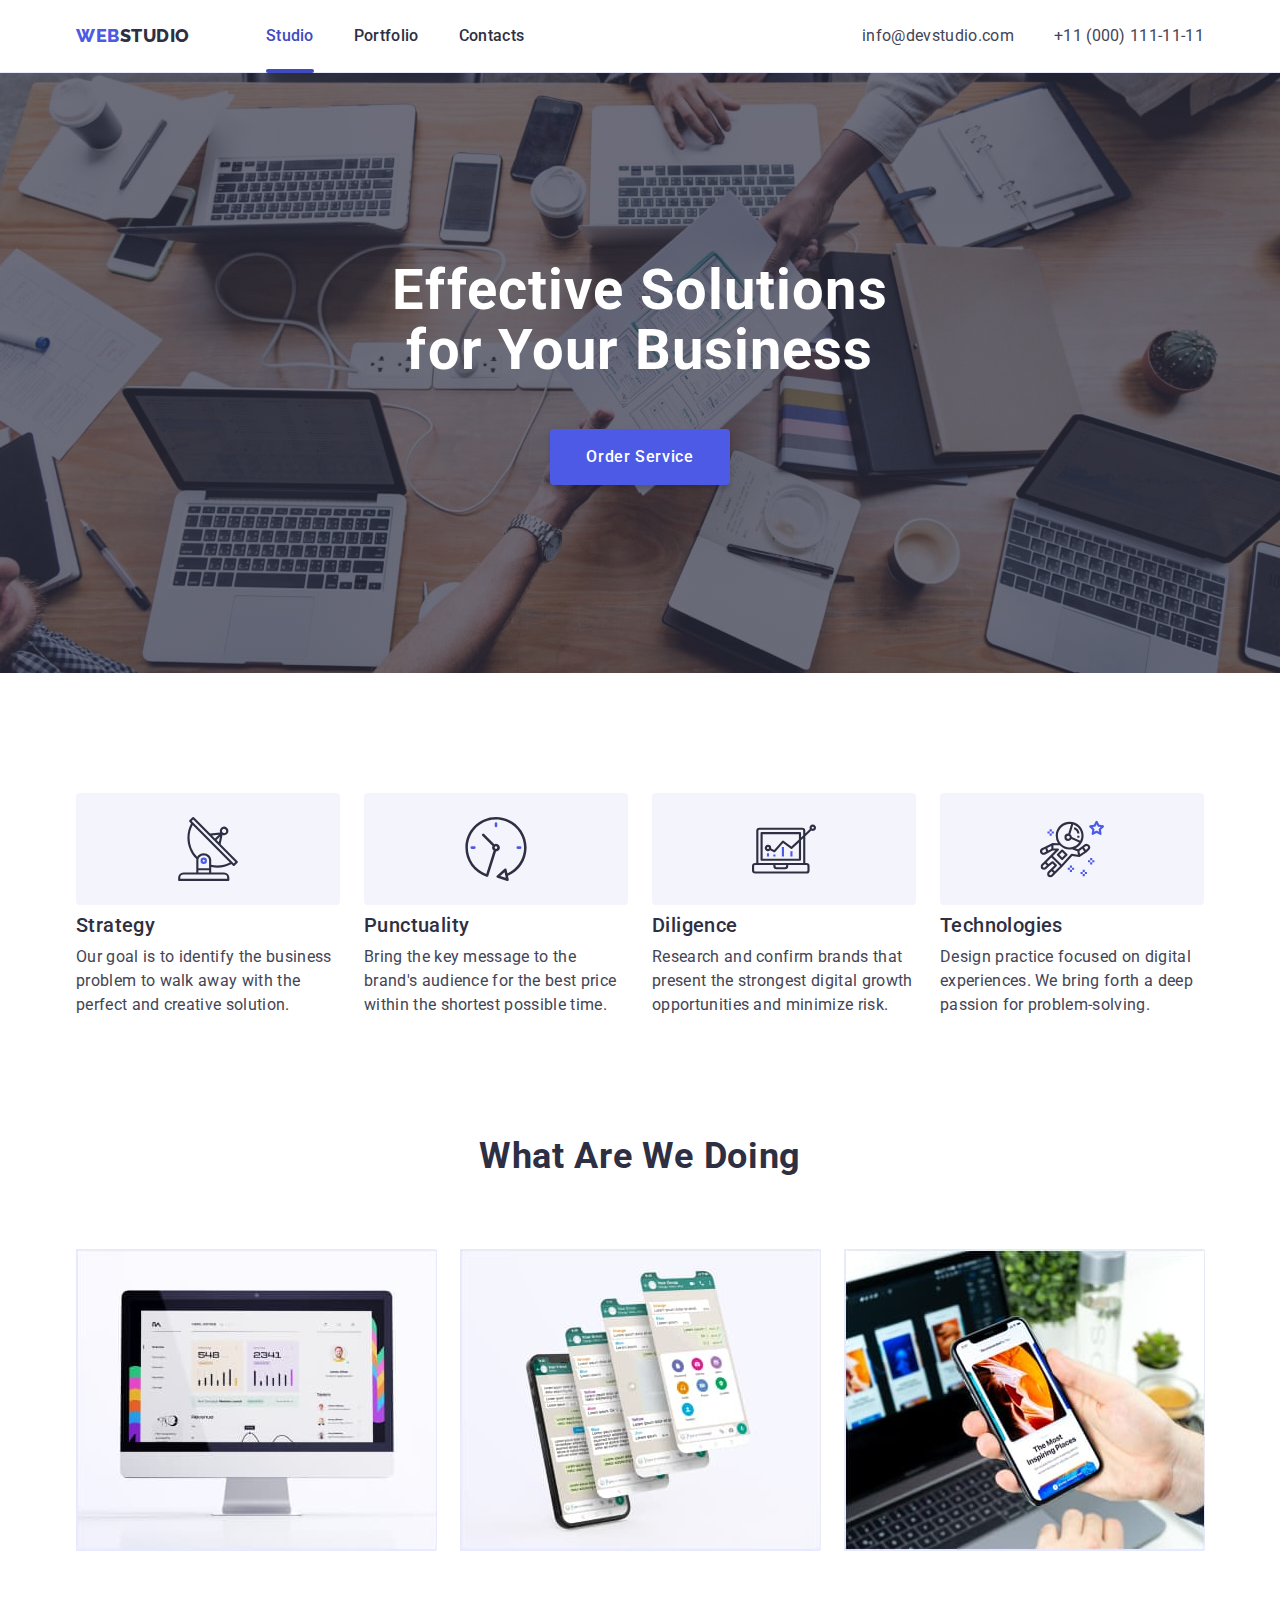
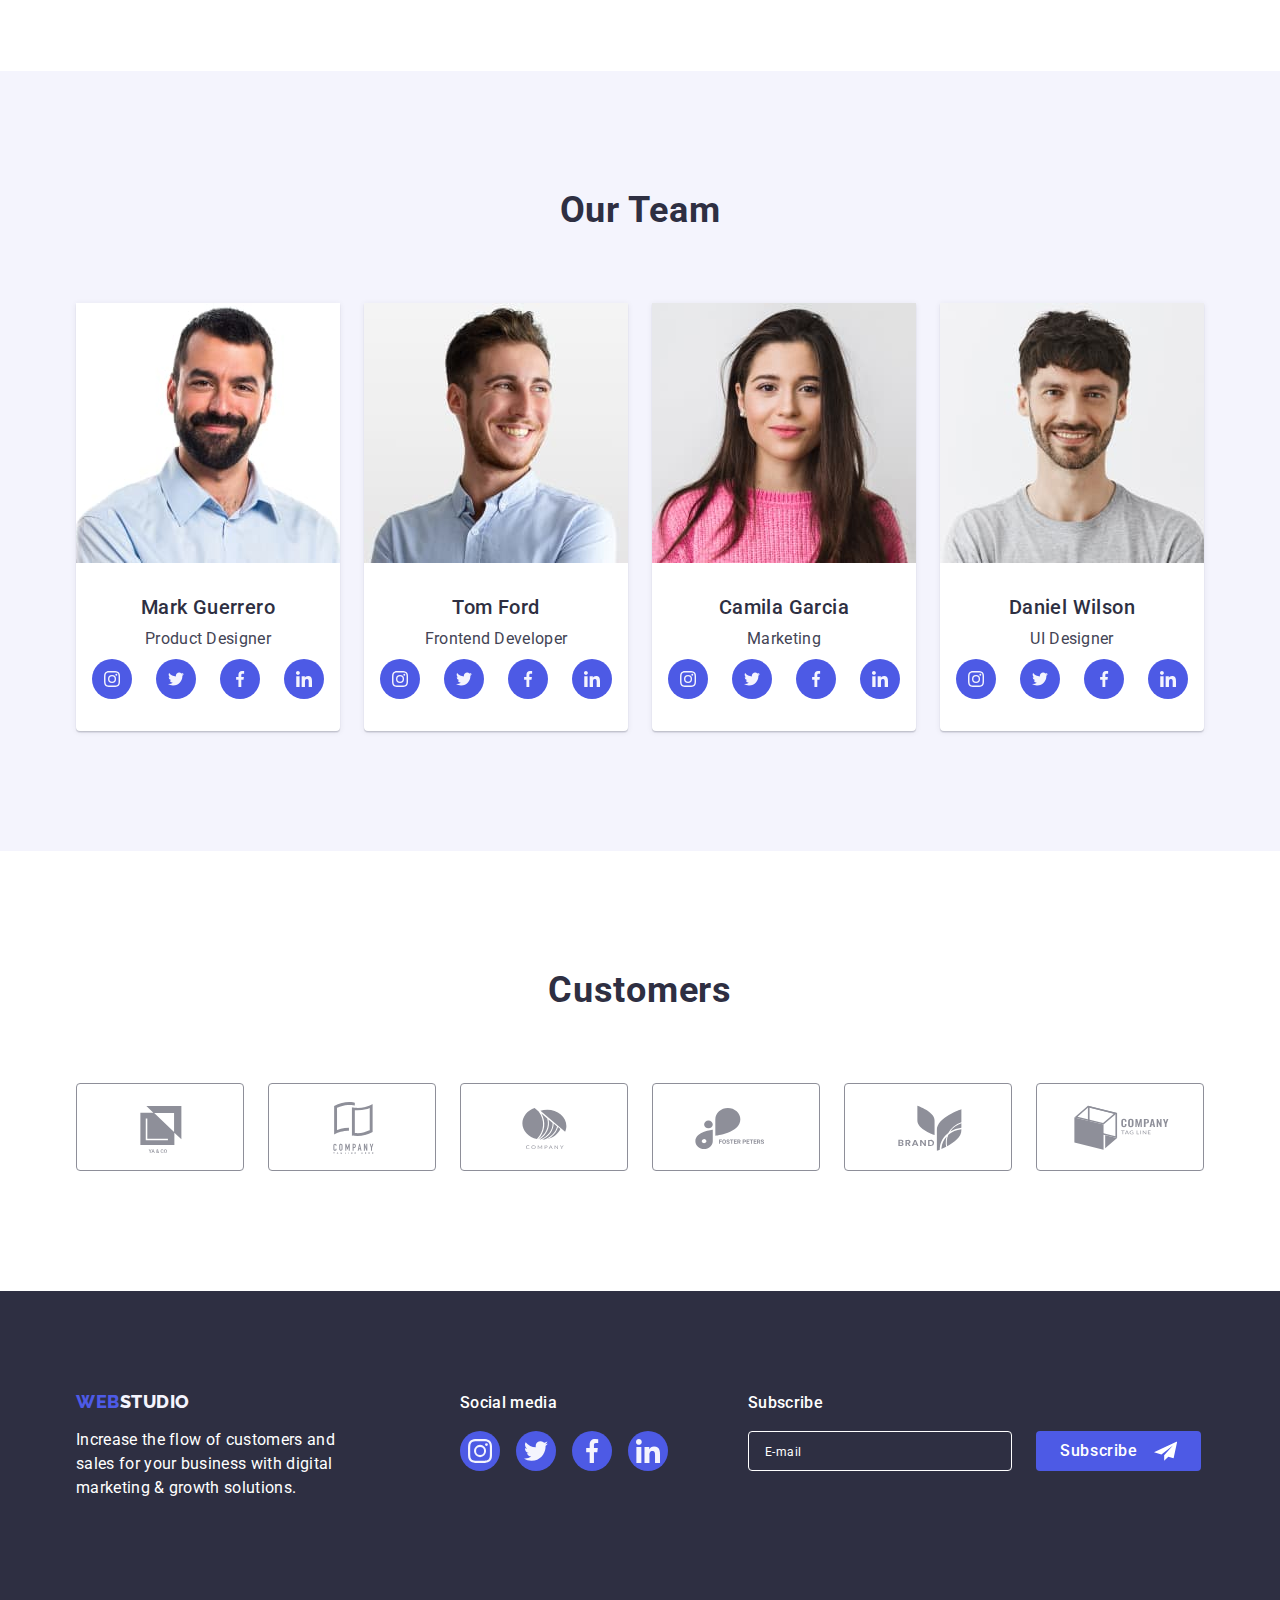
<file: index.html>
<!DOCTYPE html>
<html lang="en">
  <head>
    <meta charset="UTF-8" />
    <meta http-equiv="X-UA-Compatible" content="IE=edge" />
    <meta name="viewport" content="width=device-width, initial-scale=1.0" />
    <title>Document</title>
    <!-- модерн нормалайз для скидання деяких властивостей -->
    <link
      href="https://cdnjs.cloudflare.com/ajax/libs/modern-normalize/1.1.0/modern-normalize.min.css"
      rel="stylesheet"
    />
    <link rel="preconnect" href="https://fonts.googleapis.com" />
    <link rel="preconnect" href="https://fonts.gstatic.com" crossorigin />
    <link
      href="https://fonts.googleapis.com/css2?family=Raleway:wght@800&family=Roboto:wght@400;500;700;900&display=swap"
      rel="stylesheet"
    />
    <link rel="stylesheet" href="./css/styles.css" />
  </head>
  <body>
    <!-- Header -->

    <header class="page-header">
      <div class="container nav-auth">
        <nav class="nav-auth">
          <a href="./index.html" class="logo link">
            Web<span class="logosp">Studio</span></a
          >
          <ul class="site-nav list">
            <li class="item">
              <a href="./index.html" class="navigation current link">Studio</a>
            </li>

            <li class="item">
              <a href="./portfolio.html" class="navigation link">Portfolio</a>
            </li>
            <li class="item">
              <a href="" class="navigation link">Contacts</a>
            </li>
          </ul>
        </nav>
        <address class="nav-auth add">
          <ul class="auth-nav list">
            <li class="item">
              <a href="mailto:info@devstudio.com" class="auth link"
                >info@devstudio.com</a
              >
            </li>
            <li class="item">
              <a href="tel:+110001111111" class="auth link"
                >+11 (000) 111-11-11</a
              >
            </li>
          </ul>
        </address>
      </div>
    </header>
    <!-- Main-сontent  -->
    <main>
      <!-- section1 -->
      <section class="hero">
        <div class="container">
          <h1 class="hero-name">
            Effective Solutions <br />
            for Your Business
          </h1>

          <button type="button" class="hero-button" data-modal-open>
            Order Service
          </button>
          <!--  -->
          <!-- <div class="backdrop is-hidden" data-modal>
            <div class="modal">
              <button type="button" class="button-window" data-modal-close>
                <svg class="icon-button-close" width="8" height="8">
                  <use href="./images/icons.svg#close"></use>
                </svg>
              </button>
            </div>
          </div> -->
          <!--  -->
        </div>
      </section>
      <!-- section2 -->

      <section class="section">
        <div class="container">
          <h2 class="h-hidden visually-hidden">A combination of all aspects</h2>
          <ul class="list-section-two list">
            <li class="list-combination item">
              <div class="icon-bg">
                <svg class="" width="64" height="64">
                  <use href="./images/icons.svg#antenna"></use>
                </svg>
              </div>
              <h3 class="list-title">Strategy</h3>
              <p class="list-paragraph">
                Our goal is to identify the business problem to walk away with
                the perfect and creative solution.
              </p>
            </li>
            <li class="list-combination item">
              <div class="icon-bg">
                <svg class="" width="64" height="64">
                  <use href="./images/icons.svg#clock"></use>
                </svg>
              </div>
              <h3 class="list-title">Punctuality</h3>
              <p class="list-paragraph">
                Bring the key message to the brand's audience for the best price
                within the shortest possible time.
              </p>
            </li>
            <li class="list-combination item">
              <div class="icon-bg">
                <svg class="" width="64" height="64">
                  <use href="./images/icons.svg#diagram"></use>
                </svg>
              </div>
              <h3 class="list-title">Diligence</h3>
              <p class="list-paragraph">
                Research and confirm brands that present the strongest digital
                growth opportunities and minimize risk.
              </p>
            </li>
            <li class="list-combination item">
              <div class="icon-bg">
                <svg class="" width="64" height="64">
                  <use href="./images/icons.svg#astronaut"></use>
                </svg>
              </div>
              <h3 class="list-title">Technologies</h3>
              <p class="list-paragraph">
                Design practice focused on digital experiences. We bring forth a
                deep passion for problem-solving.
              </p>
            </li>
          </ul>
        </div>
      </section>
      <!-- section3 -->

      <section class="section aboutus">
        <div class="container">
          <h2 class="aboutus-name">What are we doing</h2>
          <ul class="list-card list">
            <li class="list-lists item">
              <img
                class="image"
                src="./images/doing/pg1.jpg"
                alt="statistics"
                width="360"
                height="300"
              />
            </li>
            <li class="list-lists item">
              <img
                class="image"
                src="./images/doing/pg2.jpg"
                alt="displaying sections"
                width="360"
                height="300"
              />
            </li>
            <li class="list-lists item">
              <img
                class="image"
                src="./images/doing/pg3.jpg"
                alt="smartphone"
                width="360"
                height="300"
              />
            </li>
          </ul>
        </div>
      </section>
      <!-- section4 -->
      <section class="section team">
        <div class="container">
          <h2 class="team-our">Our Team</h2>
          <ul class="list-people list">
            <li class="team-list">
              <img
                class="image"
                src="./images/our_team/people1.jpg"
                alt="Mark"
                width="264"
                height="260"
              />
              <div class="data">
                <h3 class="team-name">Mark Guerrero</h3>
                <p class="team-paragraph">Product Designer</p>
                <ul class="social-list list">
                  <li class="list-icon">
                    <a href="" class="link-icon link">
                      <svg class="social-icon" width="16" height="16">
                        <use
                          class="icona"
                          href="./images/icons.svg#instagram"
                        ></use>
                      </svg>
                    </a>
                  </li>
                  <li class="list-icon">
                    <a href="" class="link-icon link">
                      <svg class="social-icon" width="16" height="16">
                        <use
                          class="icona"
                          href="./images/icons.svg#twitter"
                        ></use>
                      </svg>
                    </a>
                  </li>
                  <li class="list-icon">
                    <a href="" class="link-icon link">
                      <svg class="social-icon" width="16" height="16">
                        <use
                          class="icona"
                          href="./images/icons.svg#facebook"
                        ></use>
                      </svg>
                    </a>
                  </li>
                  <li class="list-icon">
                    <a href="" class="link-icon link">
                      <svg class="social-icon" width="16" height="16">
                        <use
                          class="icona"
                          href="./images/icons.svg#linkedin"
                        ></use>
                      </svg>
                    </a>
                  </li>
                </ul>
              </div>
            </li>
            <li class="team-list">
              <img
                class="image"
                src="./images/our_team/people2.jpg"
                alt="Tom"
                width="264"
                height="260"
              />
              <div class="data">
                <h3 class="team-name">Tom Ford</h3>
                <p class="team-paragraph">Frontend Developer</p>
                <ul class="social-list list">
                  <li>
                    <a href="" class="link-icon link">
                      <svg class="social-icon" width="16" height="16">
                        <use
                          class="icona"
                          href="./images/icons.svg#instagram"
                        ></use>
                      </svg>
                    </a>
                  </li>
                  <li>
                    <a href="" class="link-icon link">
                      <svg class="social-icon" width="16" height="16">
                        <use
                          class="icona"
                          href="./images/icons.svg#twitter"
                        ></use>
                      </svg>
                    </a>
                  </li>
                  <li>
                    <a href="" class="link-icon link">
                      <svg class="social-icon" width="16" height="16">
                        <use
                          class="icona"
                          href="./images/icons.svg#facebook"
                        ></use>
                      </svg>
                    </a>
                  </li>
                  <li>
                    <a href="" class="link-icon link">
                      <svg class="social-icon" width="16" height="16">
                        <use
                          class="icona"
                          href="./images/icons.svg#linkedin"
                        ></use>
                      </svg>
                    </a>
                  </li>
                </ul>
              </div>
            </li>
            <li class="team-list">
              <img
                class="image"
                src="./images/our_team/people3.jpg"
                alt="Camila"
                width="264"
                height="260"
              />
              <div class="data">
                <h3 class="team-name">Camila Garcia</h3>
                <p class="team-paragraph">Marketing</p>
                <ul class="social-list list">
                  <li>
                    <a href="" class="link-icon link">
                      <svg class="social-icon" width="16" height="16">
                        <use
                          class="icona"
                          href="./images/icons.svg#instagram"
                        ></use>
                      </svg>
                    </a>
                  </li>
                  <li>
                    <a href="" class="link-icon link">
                      <svg class="social-icon" width="16" height="16">
                        <use
                          class="icona"
                          href="./images/icons.svg#twitter"
                        ></use>
                      </svg>
                    </a>
                  </li>
                  <li>
                    <a href="" class="link-icon link">
                      <svg class="social-icon" width="16" height="16">
                        <use
                          class="icona"
                          href="./images/icons.svg#facebook"
                        ></use>
                      </svg>
                    </a>
                  </li>
                  <li>
                    <a href="" class="link-icon link">
                      <svg class="social-icon" width="16" height="16">
                        <use
                          class="icona"
                          href="./images/icons.svg#linkedin"
                        ></use>
                      </svg>
                    </a>
                  </li>
                </ul>
              </div>
            </li>
            <li class="team-list">
              <img
                class="image"
                src="./images/our_team/people4.jpg"
                alt="Daniel"
                width="264"
                height="260"
              />
              <div class="data">
                <h3 class="team-name">Daniel Wilson</h3>
                <p class="team-paragraph">UI Designer</p>
                <ul class="social-list list">
                  <li>
                    <a href="" class="link-icon link">
                      <svg class="social-icon" width="16" height="16">
                        <use
                          class="icona"
                          href="./images/icons.svg#instagram"
                        ></use>
                      </svg>
                    </a>
                  </li>
                  <li>
                    <a href="" class="link-icon link">
                      <svg class="social-icon" width="16" height="16">
                        <use
                          class="icona"
                          href="./images/icons.svg#twitter"
                        ></use>
                      </svg>
                    </a>
                  </li>
                  <li>
                    <a href="" class="link-icon link">
                      <svg class="social-icon" width="16" height="16">
                        <use
                          class="icona"
                          href="./images/icons.svg#facebook"
                        ></use>
                      </svg>
                    </a>
                  </li>
                  <li>
                    <a href="" class="link-icon link">
                      <svg class="social-icon" width="16" height="16">
                        <use
                          class="icona"
                          href="./images/icons.svg#linkedin"
                        ></use>
                      </svg>
                    </a>
                  </li>
                </ul>
              </div>
            </li>
          </ul>
        </div>
      </section>

      <!-- section5 -->

      <section class="section">
        <div class="container">
          <h2 class="customers-name">Customers</h2>
          <ul class="list-logotype-company list">
            <li class="company-list">
              <a href="" class="company-icon-link link">
                <svg class="company-icon" width="104" height="56">
                  <use
                    class="iconcompany-hover"
                    href="./images/icons.svg#position-one"
                  ></use>
                </svg>
              </a>
            </li>
            <li class="company-list">
              <a href="" class="company-icon-link link">
                <svg class="company-icon" width="104" height="56">
                  <use
                    class="iconcompany-hover"
                    href="./images/icons.svg#position-two"
                  ></use>
                </svg>
              </a>
            </li>
            <li class="company-list">
              <a href="" class="company-icon-link link">
                <svg class="company-icon" width="104" height="56">
                  <use href="./images/icons.svg#position-three"></use>
                </svg>
              </a>
            </li>
            <li class="company-list">
              <a href="" class="company-icon-link link">
                <svg class="company-icon" width="104" height="56">
                  <use href="./images/icons.svg#position-four"></use>
                </svg>
              </a>
            </li>
            <li class="company-list">
              <a href="" class="company-icon-link link">
                <svg class="company-icon" width="104" height="56">
                  <use href="./images/icons.svg#position-five"></use>
                </svg>
              </a>
            </li>
            <li class="company-list">
              <a href="" class="company-icon-link link">
                <svg class="company-icon" width="104" height="56">
                  <use href="./images/icons.svg#position-six"></use>
                </svg>
              </a>
            </li>
          </ul>
        </div>
      </section>
    </main>

    <!-- footer  -->

    <footer class="footer">
      <div class="container footer-container">
        <div class="one-footer-container">
          <a href="./index.html" class="footer-logo link"
            >Web<span class="footer-span">Studio</span></a
          >
          <p class="footer-paragraph">
            Increase the flow of customers and sales for your business with
            digital marketing & growth solutions.
          </p>
        </div>

        <!-- Social media -->

        <div class="social-container">
          <p class="social-footer">Social media</p>
          <ul class="list-icon-footer list">
            <li class="footer-list-icon">
              <a href="" class="icon-footer link">
                <svg class="icon-company-footer" width="24" height="24">
                  <use href="./images/icons.svg#instagram"></use>
                </svg>
              </a>
            </li>
            <li class="footer-list-icon">
              <a href="" class="icon-footer link">
                <svg class="icon-company-footer" width="24" height="24">
                  <use class="" href="./images/icons.svg#twitter"></use>
                </svg>
              </a>
            </li>
            <li class="footer-list-icon">
              <a href="" class="icon-footer link">
                <svg class="icon-company-footer" width="24" height="24">
                  <use href="./images/icons.svg#facebook"></use>
                </svg>
              </a>
            </li>
            <li class="footer-list-icon">
              <a href="" class="icon-footer link">
                <svg class="icon-company-footer" width="24" height="24">
                  <use href="./images/icons.svg#linkedin"></use>
                </svg>
              </a>
            </li>
          </ul>
        </div>

        <!-- Subscribe -->

        <div>
          <p class="text-subscribe">Subscribe</p>
          <form class="form-footer">
            <label>
              <input
                name="user_email"
                type="email"
                class="imput-email-footer"
                placeholder="E-mail"
              />
            </label>
            <button class="footer-subscribe" type="submit">
              <span class="text-subscribe-button">Subscribe</span>
              <svg class="icon-telegr" width="24" height="24">
                <use href="./images/icons.svg#telegr"></use>
              </svg>
            </button>
          </form>
        </div>
      </div>
    </footer>

    <!-- modal -->

    <div class="backdrop is-hidden" data-modal>
      <!-- is-hidden -->
      <div class="modal">
        <button type="button" class="button-window" data-modal-close>
          <svg class="icon-button-close" width="8" height="8">
            <use href="./images/icons.svg#close"></use>
          </svg>
        </button>

        <p class="modal-text">Leave your contacts and we will call you back</p>

        <form class="modal-form">
          <label class="modal-form-label">
            <span class="name-imput">Name</span>
            <span class="wrapper-for-icon">
              <input
                class="modal-form-imput"
                type="text"
                name="user_name"
                required
                pattern="^[A-Za-zА-Яа-я]+$"
                minlength="2"
              />
              <svg class="cvg-persona" width="18" height="18">
                <use href="./images/icons.svg#persona"></use>
              </svg>
            </span>
          </label>

          <label class="modal-form-label">
            <span class="name-imput">Phone</span>
            <span class="wrapper-for-icon">
              <input
                class="modal-form-imput"
                type="tel"
                name="user_number"
                required
                pattern="[0-9]{3}-[0-9]{3}-[0-9]{4}"
                title="###-###-####"
              />
              <svg class="cvg-persona" width="18" height="24">
                <use href="./images/icons.svg#tel"></use>
              </svg>
            </span>
          </label>

          <label class="modal-form-label">
            <span class="name-imput">Email</span>
            <span class="wrapper-for-icon">
              <input
                class="modal-form-imput"
                type="email"
                name="user_email"
                required
              />
              <svg class="cvg-persona" width="18" height="24">
                <use href="./images/icons.svg#mailto"></use>
              </svg>
            </span>
          </label>

          <label class="texteria-margin">
            <span class="name-imput">Comment</span>

            <textarea
              class="modal-texteria"
              name="user_message"
              placeholder="Text input"
            ></textarea>
          </label>

          <label for="privacy_policy" class="privacy-policy-text">
            <input
              id="privacy_policy"
              name="user_policy"
              type="checkbox"
              class="visually-hidden checkbox-checked"
            />
            <span class="wrapper-policy">
              <svg width="10" height="8" class="icon-policy">
                <use href="./images/icons.svg#policy"></use>
              </svg>
            </span>
            I accept the terms and conditions of the&nbsp;
            <a href="#" class="privacy-policy-link"> Privacy Policy</a></label
          >

          <button class="button-sabmit" type="submit">Send</button>
        </form>
      </div>
    </div>
    <!--  -->
    <script src="./js/modal.js"></script>
  </body>
</html>
</file>
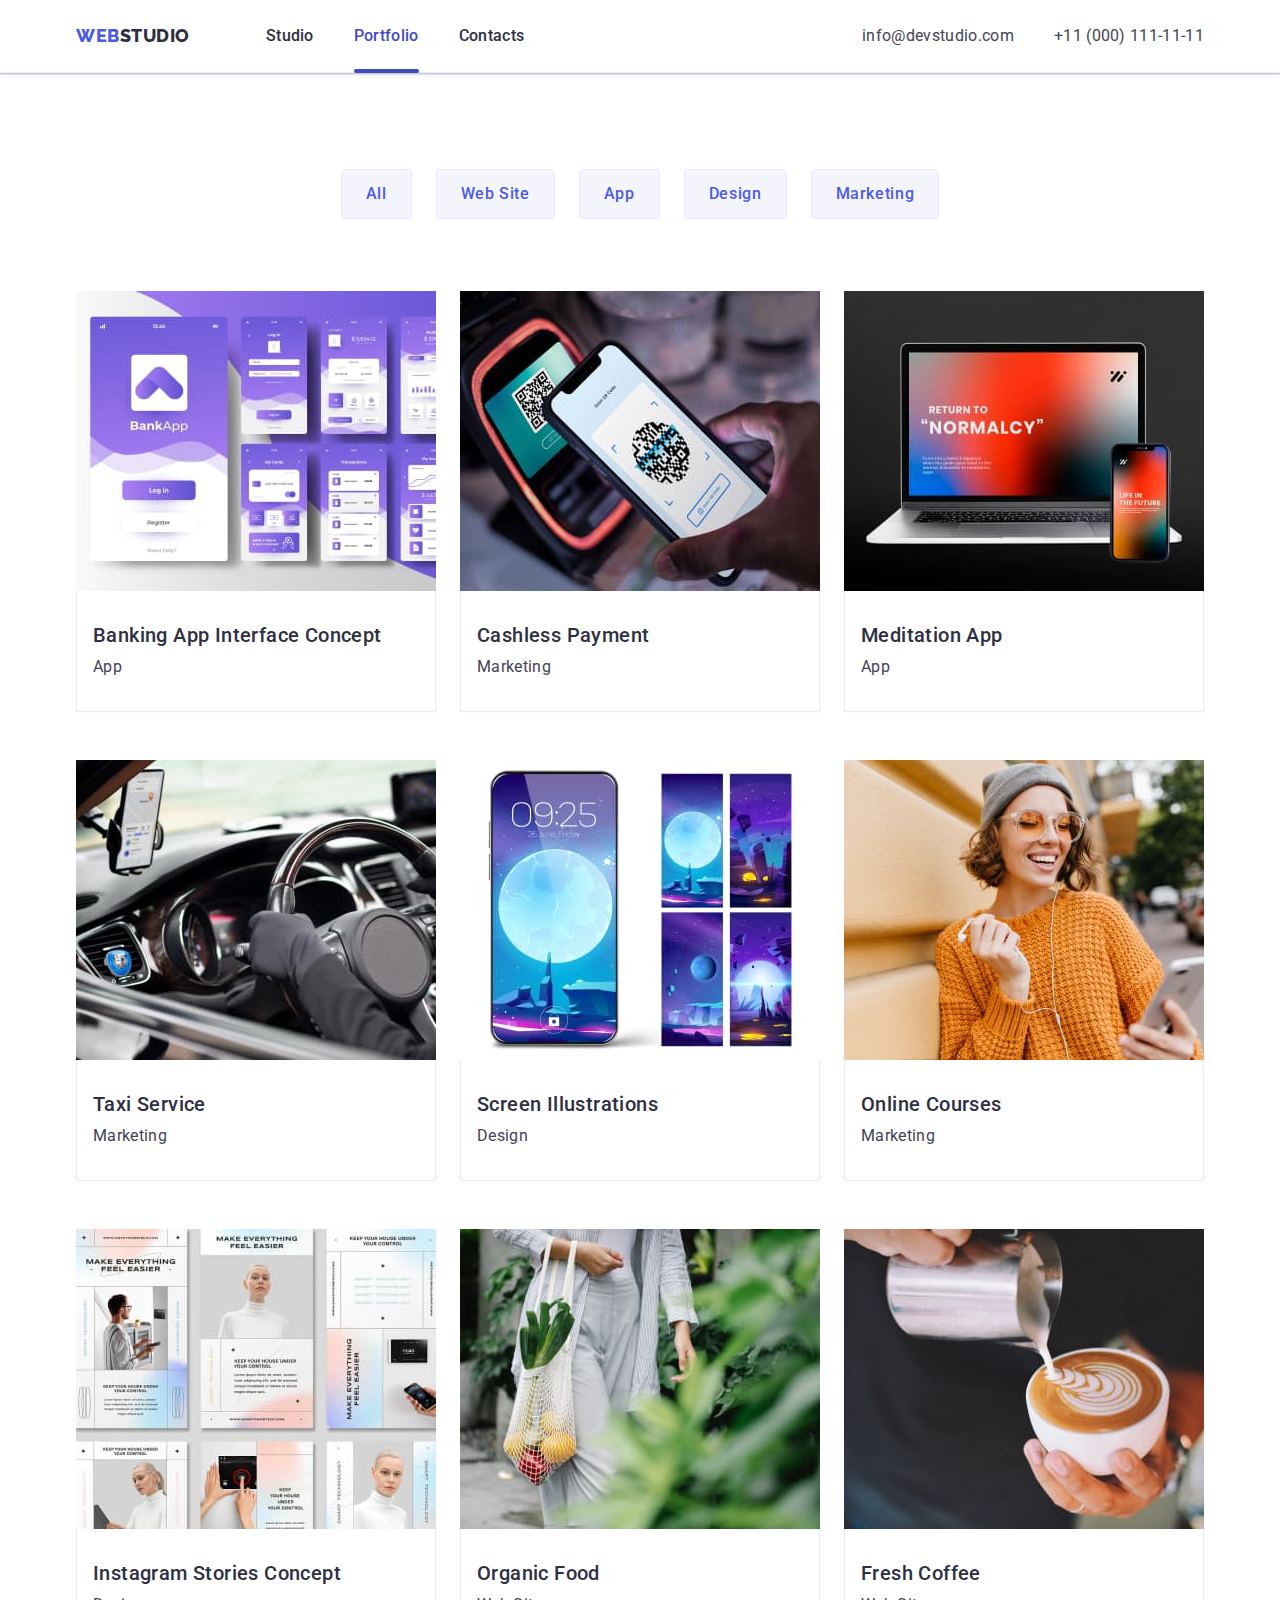
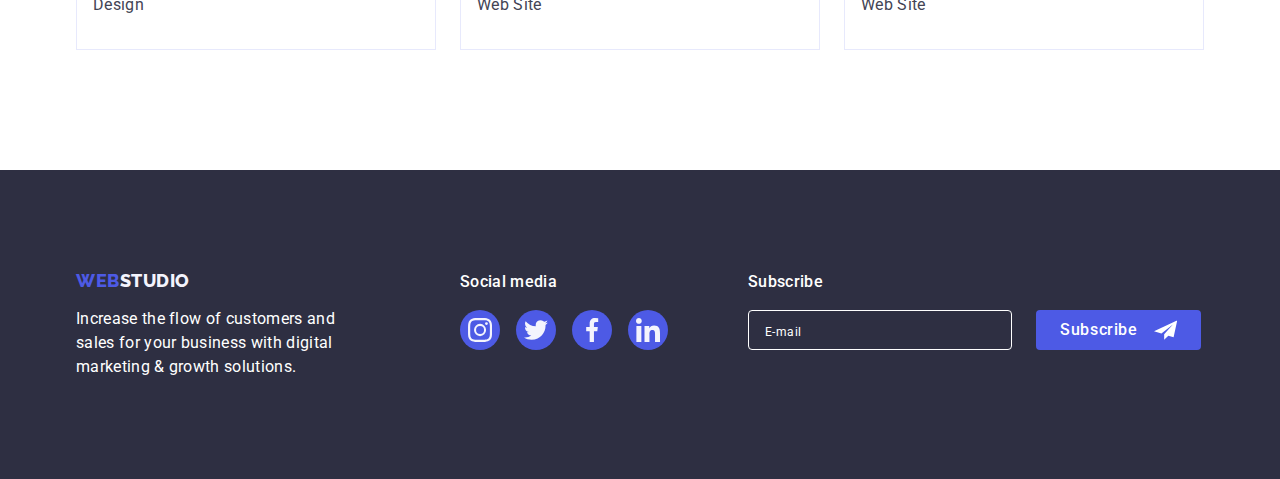
<file: portfolio.html>
<!DOCTYPE html>
<html lang="en">
  <head>
    <meta charset="UTF-8" />
    <meta http-equiv="X-UA-Compatible" content="IE=edge" />
    <meta name="viewport" content="width=device-width, initial-scale=1.0" />
    <title>Document</title>
    <link
      href="https://cdnjs.cloudflare.com/ajax/libs/modern-normalize/1.1.0/modern-normalize.min.css"
      rel="stylesheet"
    />
    <link rel="preconnect" href="https://fonts.googleapis.com" />
    <link rel="preconnect" href="https://fonts.gstatic.com" crossorigin />
    <link
      href="https://fonts.googleapis.com/css2?family=Raleway:wght@800&family=Roboto:wght@400;500;700;900&display=swap"
      rel="stylesheet"
    />
    <link rel="stylesheet" href="./css/styles.css" />
  </head>
  <body>
    <header class="page-header">
      <div class="container nav-auth">
        <nav class="nav-auth">
          <a href="./index.html" class="logo link">
            Web<span class="logosp">Studio</span></a
          >
          <ul class="site-nav list">
            <li class="item">
              <a href="./index.html" class="navigation link">Studio</a>
            </li>

            <li class="item">
              <a href="./portfolio.html" class="navigation current link"
                >Portfolio</a
              >
            </li>
            <li class="item">
              <a href="" class="navigation link">Contacts</a>
            </li>
          </ul>
        </nav>
        <address class="nav-auth add">
          <ul class="auth-nav list">
            <li class="item">
              <a href="mailto:info@devstudio.com" class="auth link"
                >info@devstudio.com</a
              >
            </li>
            <li class="item">
              <a href="tel:+110001111111" class="auth link"
                >+11 (000) 111-11-11</a
              >
            </li>
          </ul>
        </address>
      </div>
    </header>
    <!-- Main-сontent  -->
    <main>
      <section class="section-main-portfolio">
        <div class="container">
          <h1 class="visually-hidden">Filters</h1>
          <ul class="list-button list">
            <li><button type="button" class="filters-button">All</button></li>
            <li>
              <button type="button" class="filters-button">Web Site</button>
            </li>
            <li><button type="button" class="filters-button">App</button></li>
            <li>
              <button type="button" class="filters-button">Design</button>
            </li>
            <li>
              <button type="button" class="filters-button">Marketing</button>
            </li>
          </ul>

          <ul class="portfolio-list list">
            <li class="portfolio-team-list item">
              <a href="" class="photo-link link">
                <div class="portfolio-team-wrapper">
                  <img
                    src="./images/portfolio/portfolio-Banking-App.jpg"
                    alt="App Interface"
                    width="360"
                    height="300"
                  />
                  <p class="overlay">
                    14 Stylish and User-Friendly App Design Concepts · Task
                    Manager App · Calorie Tracker App · Exotic Fruit Ecommerce
                    App · Cloud Storage App
                  </p>
                </div>

                <div class="application-categories">
                  <h2 class="portfolioname">Banking App Interface Concept</h2>
                  <p class="portfolioparagraph">App</p>
                </div>
              </a>
            </li>
            <li class="item">
              <a href="" class="photo-link link">
                <div class="portfolio-team-wrapper">
                  <img
                    src="./images/portfolio/portfolio-Payment.jpg"
                    alt="Payment"
                    width="360"
                    height="300"
                  />
                  <p class="overlay">
                    14 Stylish and User-Friendly App Design Concepts · Task
                    Manager App · Calorie Tracker App · Exotic Fruit Ecommerce
                    App · Cloud Storage App
                  </p>
                </div>
                <div class="application-categories">
                  <h2 class="portfolioname">Cashless Payment</h2>
                  <p class="portfolioparagraph">Marketing</p>
                </div></a
              >
            </li>
            <li class="item">
              <a href="" class="photo-link link">
                <div class="portfolio-team-wrapper">
                  <img
                    src="./images/portfolio/portfolio-Meditation-App.jpg"
                    alt="App Meditation"
                    width="360"
                    height="300"
                  />
                  <p class="overlay">
                    14 Stylish and User-Friendly App Design Concepts · Task
                    Manager App · Calorie Tracker App · Exotic Fruit Ecommerce
                    App · Cloud Storage App
                  </p>
                </div>
                <div class="application-categories">
                  <h2 class="portfolioname">Meditation App</h2>
                  <p class="portfolioparagraph">App</p>
                </div></a
              >
            </li>
            <li class="item">
              <a href="" class="photo-link link">
                <div class="portfolio-team-wrapper">
                  <img
                    src="./images/portfolio/portfolio-Taxi-Service.jpg"
                    alt="Taxi Service"
                    width="360"
                    height="300"
                  />
                  <p class="overlay">
                    14 Stylish and User-Friendly App Design Concepts · Task
                    Manager App · Calorie Tracker App · Exotic Fruit Ecommerce
                    App · Cloud Storage App
                  </p>
                </div>
                <div class="application-categories">
                  <h2 class="portfolioname">Taxi Service</h2>
                  <p class="portfolioparagraph">Marketing</p>
                </div></a
              >
            </li>
            <li class="item">
              <a href="" class="photo-link link">
                <div class="portfolio-team-wrapper">
                  <img
                    src="./images/portfolio/portfolio-Screen.jpg"
                    alt="Screen Illustrations"
                    width="360"
                    height="300"
                  />
                  <p class="overlay">
                    14 Stylish and User-Friendly App Design Concepts · Task
                    Manager App · Calorie Tracker App · Exotic Fruit Ecommerce
                    App · Cloud Storage App
                  </p>
                </div>
                <div class="application-categories">
                  <h2 class="portfolioname">Screen Illustrations</h2>
                  <p class="portfolioparagraph">Design</p>
                </div></a
              >
            </li>
            <li class="item">
              <a href="" class="photo-link link">
                <div class="portfolio-team-wrapper">
                  <img
                    src="./images/portfolio/portfolio-Courses.jpg"
                    alt="Courses"
                    width="360"
                    height="300"
                  />
                  <p class="overlay">
                    14 Stylish and User-Friendly App Design Concepts · Task
                    Manager App · Calorie Tracker App · Exotic Fruit Ecommerce
                    App · Cloud Storage App
                  </p>
                </div>
                <div class="application-categories">
                  <h2 class="portfolioname">Online Courses</h2>
                  <p class="portfolioparagraph">Marketing</p>
                </div></a
              >
            </li>
            <li class="item">
              <a href="" class="photo-link link">
                <div class="portfolio-team-wrapper">
                  <img
                    src="./images/portfolio/portfolio-Instagram-Stories.jpg"
                    alt="Instagram Stories"
                    width="360"
                    height="300"
                  />
                  <p class="overlay">
                    14 Stylish and User-Friendly App Design Concepts · Task
                    Manager App · Calorie Tracker App · Exotic Fruit Ecommerce
                    App · Cloud Storage App
                  </p>
                </div>
                <div class="application-categories">
                  <h2 class="portfolioname">Instagram Stories Concept</h2>
                  <p class="portfolioparagraph">Design</p>
                </div></a
              >
            </li>
            <li class="item">
              <a href="" class="photo-link link">
                <div class="portfolio-team-wrapper">
                  <img
                    class="image"
                    src="./images/portfolio/portfolio-Food.jpg"
                    alt="Food"
                    width="360"
                    height="300"
                  />
                  <p class="overlay">
                    14 Stylish and User-Friendly App Design Concepts · Task
                    Manager App · Calorie Tracker App · Exotic Fruit Ecommerce
                    App · Cloud Storage App
                  </p>
                </div>
                <div class="application-categories">
                  <h2 class="portfolioname">Organic Food</h2>
                  <p class="portfolioparagraph">Web Site</p>
                </div></a
              >
            </li>
            <li class="item">
              <a href="" class="photo-link link">
                <div class="portfolio-team-wrapper">
                  <img
                    class="image"
                    src="./images/portfolio/portfolio-Coffee.jpg"
                    alt="Coffee"
                    width="360"
                  />
                  <p class="overlay">
                    14 Stylish and User-Friendly App Design Concepts · Task
                    Manager App · Calorie Tracker App · Exotic Fruit Ecommerce
                    App · Cloud Storage App
                  </p>
                </div>
                <div class="application-categories">
                  <h2 class="portfolioname">Fresh Coffee</h2>
                  <p class="portfolioparagraph">Web Site</p>
                </div></a
              >
            </li>
          </ul>
        </div>
      </section>
    </main>

    <!-- footer  -->
    <footer class="footer">
      <div class="container footer-container">
        <div class="one-footer-container">
          <a href="./index.html" class="footer-logo link"
            >Web<span class="footer-span">Studio</span></a
          >
          <p class="footer-paragraph">
            Increase the flow of customers and sales for your business with
            digital marketing & growth solutions.
          </p>
        </div>
        <div class="social-container">
          <p class="social-footer">Social media</p>
          <ul class="list-icon-footer list">
            <li class="footer-list-icon">
              <a href="" class="icon-footer link">
                <svg class="icon-company-footer" width="24" height="24">
                  <use href="./images/icons.svg#instagram"></use>
                </svg>
              </a>
            </li>
            <li class="footer-list-icon">
              <a href="" class="icon-footer link">
                <svg class="icon-company-footer" width="24" height="24">
                  <use class="" href="./images/icons.svg#twitter"></use>
                </svg>
              </a>
            </li>
            <li class="footer-list-icon">
              <a href="" class="icon-footer link">
                <svg class="icon-company-footer" width="24" height="24">
                  <use href="./images/icons.svg#facebook"></use>
                </svg>
              </a>
            </li>
            <li class="footer-list-icon">
              <a href="" class="icon-footer link">
                <svg class="icon-company-footer" width="24" height="24">
                  <use href="./images/icons.svg#linkedin"></use>
                </svg>
              </a>
            </li>
          </ul>
        </div>

        <!-- Subscribe -->

        <div>
          <p class="text-subscribe">Subscribe</p>
          <form class="form-footer">
            <label>
              <input
                name="user_email"
                type="email"
                class="imput-email-footer"
                placeholder="E-mail"
              />
            </label>
            <button class="footer-subscribe" type="submit">
              <span class="text-subscribe-button">Subscribe</span>
              <svg class="icon-telegr" width="24" height="24">
                <use href="./images/icons.svg#telegr"></use>
              </svg>
            </button>
          </form>
        </div>
      </div>
    </footer>
  </body>
</html>
</file>
<file: css/styles.css>
:root {
  /* білий колір і задивка стор #ffffff */
  --white-kolor: #ffffff;

  /* колір основного тексту і заливка  #2E2F42 */
  --title-text-color: #2e2f42;

  /* колір другорядного тексту #434455 */
  --secondary-text-color: #434455;

  /* синя кнопка і веб IRIS color #4D5AE5 */
  --iris-web: #4d5ae5;

  /* button for portfolio#404BBF */
  --ocean-color: #404bbf;

  /* hover and focus */
  --hover-focus: #404bbf;

  /* colors footer studio  #F4F4FD;*/
  --color-text-p: #f4f4fd;

  /* border #E7E9FC */
  --border-button: #e7e9fc;

  /* icon color  #f4f4fd */
  --icona-fill: #f4f4fd;

  /* color #8e8f99 */
  --light-stele: #8e8f99;

  /* transition-duration 250ms */
  --transition-duration: 250ms;

  /* timing-function */
  --timing-function: cubic-bezier(0.4, 0, 0.2, 1);
}

body {
  background-color: #ffffff;
  color: var(--secondary-text-color);
  font-family: 'Roboto', sans-serif;
}

h1,
h2,
h3,
p {
  margin-top: 0;
  margin-bottom: 0;
}

ul,
ol {
  margin-top: 0;
  margin-bottom: 0;
  margin-left: 0;
}

img {
  display: block;
}

/* утиліти */

.link {
  text-decoration: none;
}
.list {
  list-style: none;
  /*  */
  padding: 0;
  margin: 0;
}

.container {
  margin-left: auto;
  margin-right: auto;
  width: 1158px;
  padding-left: 15px;
  padding-right: 15px;
  /* outline: 2px solid tomato; */
}

.visually-hidden {
  position: absolute;
  white-space: nowrap;
  width: 1px;
  height: 1px;
  overflow: hidden;
  border: 0;
  padding: 0;
  clip: rect(0 0 0 0);
  clip-path: inset(50%);
  margin: -1px;
}

/* section */
.section {
  padding-top: 120px;
  padding-bottom: 120px;
}
.no-padding {
  padding-top: 0;
  padding-bottom: 0;
}

/*  хедер логотип */
.logo {
  display: block;
  padding-top: 24px;
  padding-bottom: 24px;
  margin-right: 76px;

  color: var(--iris-web);
  font-family: 'Raleway', sans-serif;
  font-weight: 800;
  font-size: 18px;
  line-height: 1.17;
  align-items: center;
  letter-spacing: 0.03em;
  text-transform: uppercase;
}

.logosp {
  color: var(--title-text-color);
}

/* navigation header */

/* задаєм гнучкості контейнеру */
.site-nav {
  display: flex;
  gap: 40px;
}

/* надаєм значення всім крім останнього( крайня геометрія)  
.site-nav .item:not(:last-child) {
  margin-right: 40px;
} */

/* олдівський метод (сусідство) */
/* .site-nav .item + .item {
  margin-left: 40px;
} */

.navigation {
  display: block;
  padding-top: 24px;
  padding-bottom: 24px;
  position: relative;
  color: var(--title-text-color);

  font-weight: 500;
  font-size: 16px;
  line-height: 1.5;
  letter-spacing: 0.02em;

  transition-property: color;
  transition-duration: var(--transition-duration);
  transition-timing-function: var(--timing-function);
}

.navigation:hover,
.navigation:focus {
  color: var(--hover-focus);
}

.add {
  font-style: normal;
  margin-left: auto;
}

.auth-nav {
  display: flex;
  gap: 40px;
}
/* .auth-nav .item + .item {
  margin-left: 40px;
} */
.auth {
  display: block;
  padding-top: 24px;
  padding-bottom: 24px;

  color: var(--secondary-text-color);
  font-size: 16px;
  line-height: 1.5;
  letter-spacing: 0.02em;

  transition-property: color;
  transition-duration: var(--transition-duration);
  transition-timing-function: var(--timing-function);
}
.auth:focus,
.auth:hover {
  color: var(--hover-focus);
}

.nav-auth {
  display: flex;
  align-items: center;
}

/*  after */

.current {
  color: var(--ocean-color);
}

.current::after {
  content: '';
  position: absolute;
  display: block;
  bottom: 0;
  left: 0;
  width: 100%;
  height: 4px;
  bottom: -1px;

  background: var(--ocean-color);
  border-radius: 2px;
}

/* after */

/* page-header */
.page-header {
  background-color: var(--white-kolor);
  border-bottom: 1px solid #e7e9fc;
  box-shadow: 0px 2px 1px rgba(46, 47, 66, 0.08),
    0px 1px 1px rgba(46, 47, 66, 0.16), 0px 1px 6px rgba(46, 47, 66, 0.08);
}

/* section1 (hero) */

.hero {
  max-width: 1440px;
  height: 600px;

  background-image: linear-gradient(
      rgba(46, 47, 66, 0.7),
      rgba(46, 47, 66, 0.7)
    ),
    url(../images/doing/people-office-hero.jpg);
  margin: 0 auto;

  /* не зменшується при стисканні сторінки  */
  background-size: cover;
  /* не повторяється при стисканні сторінки */
  background-repeat: no-repeat;
  /* розміщення центру картинки  по центру блока  */
  background-position: center;

  background-color: var(--title-text-color);
  text-align: center;
  padding: 188px 0 188px 0;
}

.hero-name {
  color: var(--white-kolor);
  font-weight: 700;
  font-size: 56px;
  line-height: 1.07;
  text-align: center;
  letter-spacing: 0.02em;
  /*  */
  margin-top: 0;
  margin-bottom: 48px;
  max-width: 496px;
  margin-left: auto;
  margin-right: auto;
}

.hero-button {
  background-color: var(--iris-web);
  color: var(--white-kolor);
  font-family: 'Roboto', sans-serif;
  font-weight: 500;
  font-size: 16px;
  line-height: 1.5;
  letter-spacing: 0.04em;
  cursor: pointer;
  /*  */
  display: block;
  text-align: center;
  border: none;
  padding: 16px 36px;
  min-width: 169px;
  height: 56px;
  margin-left: auto;
  margin-right: auto;
  border-radius: 4px;
  box-shadow: 0px 4px 4px rgba(0, 0, 0, 0.15);

  transition-property: background-color;
  transition-duration: var(--transition-duration);
  transition-timing-function: var(--timing-function);
}

.hero-button:focus,
.hero-button:hover {
  background-color: var(--hover-focus);
}

/* section 2 */

.section-two {
  padding: 188px 0 188px 0;
}

.h-hidden {
  color: var(--title-text-color);
  font-style: normal;
}

/* svg image */

.icon-bg {
  display: flex;
  justify-content: center;
  align-items: center;
  height: 112px;

  background-color: var(--color-text-p);
  border-radius: 4px;
  margin-bottom: 8px;
}

.list-combination {
  width: 264px;
  flex-basis: calc((100% - 72px) / 4);
}

.list-section-two {
  display: flex;
  gap: 24px;
}

/* .list-section-two .item + .item {
  margin-left: 28px;
} */

.list-title {
  color: var(--title-text-color);
  font-weight: 500;
  font-size: 20px;
  line-height: 1.2;
  letter-spacing: 0.02em;
  /*  */
  margin-top: 0;
  margin-bottom: 8px;
}
.list-paragraph {
  color: var(--secondary-text-color);
  font-size: 16px;
  line-height: 1.5;
  letter-spacing: 0.02em;
  /*  */
  margin-top: 0;
  margin-bottom: 0;
}

/* section3 */

.aboutus {
  padding-top: 0;
}
.aboutus-name {
  margin-bottom: 72px;

  color: var(--title-text-color);
  font-weight: 700;
  font-size: 36px;
  line-height: 1.11;
  text-align: center;
  letter-spacing: 0.02em;
  text-transform: capitalize;
  /*  */
  margin-top: 0;
  margin-bottom: 72px;
}

.list-card {
  display: flex;
  gap: 24px;
}

.list-lists {
  border: 1px solid #e7e9fc;
  width: 360px;
  flex-basis: calc((100% - 48px) / 3);
}

/* section4 */

.list-people {
  display: flex;
  gap: 24px;
}

.team {
  background-color: var(--color-text-p);
}
.team-list {
  box-shadow: 0px 1px 6px rgba(46, 47, 66, 0.08),
    0px 1px 1px rgba(46, 47, 66, 0.16), 0px 2px 1px rgba(46, 47, 66, 0.08);
  background-color: var(--white-kolor);
  flex-basis: calc((100% - 72px) / 4);

  border-radius: 0 0 4px 4px;
}

.team-our {
  color: var(--title-text-color);
  font-weight: 700;
  font-size: 36px;
  line-height: 1.11;
  text-align: center;
  letter-spacing: 0.02em;
  text-transform: capitalize;
  margin-top: 0;
  margin-bottom: 72px;
}

.data {
  padding: 32px 0;
}

.team-name {
  text-align: center;
  color: var(--title-text-color);
  font-weight: 500;
  font-size: 20px;
  line-height: 1.2;
  text-align: center;
  letter-spacing: 0.02em;
  margin-top: 0;
  margin-bottom: 8px;
}
.team-paragraph {
  text-align: center;
  color: var(--secondary-text-color);
  font-size: 16px;
  line-height: 1.5;
  text-align: center;
  letter-spacing: 0.02em;
  margin-top: 0;

  margin-bottom: 8px;
}

.icona {
  fill: var(--icona-fill);
}

.lisct-icon {
  width: 40px;
  height: 40px;
}

.social-icon {
  fill: var(--icona-fill);
}

.link-icon {
  display: flex;
  justify-content: center;
  align-items: center;
  width: 40px;
  height: 40px;
  border-radius: 50%;
  background-color: var(--iris-web);
  cursor: pointer;

  transition-property: background-color;
  transition-duration: var(--transition-duration);
  transition-timing-function: var(--timing-function);
}

.link-icon:hover,
.link-icon:focus {
  background-color: var(--ocean-color);
}

.social-list {
  display: flex;
  gap: 24px;
  justify-content: center;
}

/* section 5 */

.customers-name {
  color: var(--title-text-color);
  font-style: normal;
  font-weight: 700;
  font-size: 36px;
  line-height: 1.1;
  text-align: center;
  letter-spacing: 0.02em;
  margin-bottom: 72px;
}

.list-logotype-company {
  display: flex;
  gap: 24px;
}

.company-list {
  width: calc((100% - 120px) / 6);
  height: 88px;
}

.company-icon-link {
  display: flex;
  width: 168px;
  /* height: 88px; */
  height: 100%;
  width: 100%;
  justify-content: center;
  align-items: center;
  border: 1px solid var(--light-stele);
  border-radius: 4px;
  color: var(--light-stele);

  transition-property: border-color, color;
  transition-duration: var(--transition-duration);
  transition-timing-function: var(--timing-function);
}
.company-icon-link:hover,
.company-icon-link:focus {
  color: var(--hover-focus);
  border-color: var(--hover-focus);
}

.company-icon {
  /* fill: var(--light-stele); */
  fill: currentColor;
}

.company-icon:hover,
.company-icon:focus {
  fill: var(--hover-focus);
}

/*---- FOOTER---- */

.footer {
  background-color: var(--title-text-color);
  padding-top: 100px;
  padding-bottom: 100px;
}
.one-footer-container {
  margin-right: 120px;
}
.footer-container {
  display: flex;
  align-items: baseline;
}

.footer-logo {
  display: inline-block;
  margin-bottom: 16px;

  color: var(--iris-web);
  font-family: 'Raleway', sans-serif;
  font-weight: 800;
  font-size: 18px;
  line-height: 1.17;
  /* display: flex; */
  align-items: center;
  letter-spacing: 0.03em;
  text-transform: uppercase;
  padding-top: 0;
  padding-bottom: 0;
}

.footer-span {
  color: var(--color-text-p);
}

.footer-paragraph {
  display: flex;
  color: var(--white-kolor);
  font-size: 16px;
  line-height: 1.5;
  letter-spacing: 0.02em;
  margin-top: 0;
  margin-bottom: 0;
  max-width: 264px;
}

/* div social */

.social-container {
  margin-right: 80px;
}

.social-footer {
  color: var(--white-kolor);
  font-style: normal;
  font-weight: 500;
  font-size: 16px;
  line-height: 1.5;
  letter-spacing: 0.02em;
  margin-bottom: 16px;
}

.footer-list-icon {
  width: 40px;
  height: 40px;
}

.list-icon-footer {
  display: flex;
  gap: 16px;
}

.icon-company-footer {
  fill: var(--icona-fill);
}

.icon-footer {
  display: flex;
  justify-content: center;
  align-items: center;
  width: 100%;
  height: 100%;
  border-radius: 50%;
  background-color: #4d5ae5;

  transition-property: background-color;
  transition-duration: var(--transition-duration);
  transition-timing-function: var(--timing-function);
}

.icon-footer:hover,
.icon-footer:focus {
  background-color: #31d0aa;
}

/* -------- div Subscribe --------*/

.form-footer {
  display: flex;
  align-items: center;
  justify-content: center;
  column-gap: 24px;
}

.text-subscribe {
  font-family: 'Roboto';
  font-weight: 500;
  font-size: 16px;
  line-height: 1.5;
  letter-spacing: 0.02em;
  color: var(--white-kolor);
  margin-bottom: 16px;
}

.imput-email-footer {
  padding: 8px 0 8px 16px;
  width: 264px;
  height: 40px;
  color: var(--white-kolor);

  background-color: transparent;
  border: 1px solid var(--white-kolor);
  border-radius: 4px;
}

.footer-subscribe {
  width: 165px;
  height: 40px;
  border: none;
  border-radius: 4px;
  padding: 8px 24px;
  cursor: pointer;

  display: flex;
  align-content: center;
  justify-content: center;
  column-gap: 16px;

  background-color: var(--iris-web);

  transition-property: background-color;
  transition-duration: var(--transition-duration);
  transition-timing-function: var(--timing-function);
}

.footer-subscribe:hover,
.footer-subscribe:focus {
  background-color: var(--hover-focus);
}

.text-subscribe-button {
  font-weight: 500;
  font-size: 16px;
  line-height: 1.5;
  letter-spacing: 0.04em;
  color: var(--white-kolor);
}

.imput-email-footer::placeholder {
  font-style: normal;
  font-size: 12px;
  line-height: 2;
  letter-spacing: 0.04em;

  color: var(--white-kolor);
}

.icon-telegr {
  fill: var(--white-kolor);
}

/* ----- Modal window ----- */

.backdrop {
  position: fixed;
  top: 0;
  left: 0;
  z-index: 200;
  width: 100%;
  height: 100%;
  background-color: rgba(46, 47, 66, 0.4);

  transition-property: opacity, visibility;
  transition-duration: var(--transition-duration), var(--transition-duration);
  transition-timing-function: var(--timing-function), var(--timing-function);
}

.backdrop.is-hidden {
  /* буде повністю прозорий */
  opacity: 0;
  /* щоб приховати вікно */
  visibility: hidden;
  /* кліки мишки проходять крізь елемент */
  pointer-events: none;
}

.modal {
  padding: 72px 24px 24px;

  position: absolute;
  top: 50%;
  left: 50%;
  transform: translate(-50%, -50%);

  width: 408px;
  height: 584px;
  background-color: #fcfcfc;
  box-shadow: 0px 1px 1px rgba(0, 0, 0, 0.14), 0px 1px 3px rgba(0, 0, 0, 0.12),
    0px 2px 1px rgba(0, 0, 0, 0.2);
  border-radius: 4px;
  transition-property: transform;
  transition-duration: var(--transition-duration);
  transition-timing-function: var(--timing-function);
}

.button-window {
  position: absolute;
  top: 24px;
  right: 24px;

  padding: 0;
  border: none;
  background-color: #e7e9fc;
  display: flex;
  justify-content: center;
  align-items: center;
  cursor: pointer;

  border-radius: 50%;
  border: 1px solid rgba(0, 0, 0, 0.1);
  width: 24px;
  height: 24px;

  transition-property: background-color, border;
  transition-duration: var(--transition-duration);
  transition-timing-function: var(--timing-function);
}

.button-window:hover,
.button-window:focus {
  background-color: var(--ocean-color);
  border: none;
}

.icon-button-close {
  fill: #2e2f42;

  transition-property: fill;
  transition-duration: var(--transition-duration);
  transition-timing-function: var(--timing-function);
}

.button-window:hover .icon-button-close,
.button-window:focus .icon-button-close {
  fill: var(--white-kolor);
}

/* ----- Modal form ----- */

.modal-form {
  display: flex;
  flex-direction: column;
}

.modal-text {
  /* margin-top: 72px; */
  margin-bottom: 16px;

  color: var(--title-text-color);
  font-weight: 500;
  font-size: 16px;
  line-height: 1.5;
  text-align: center;
  letter-spacing: 0.02em;
}

.name-imput {
  display: block;
  /* width: 14px; */
  margin-bottom: 4px;

  color: var(--light-stele);
  font-style: normal;

  font-size: 12px;
  line-height: 1.17;
  letter-spacing: 0.04em;
}

.modal-form-label {
  margin-bottom: 8px;
}

.modal-form-imput {
  width: 100%;
  height: 40px;
  border: 1px solid rgba(46, 47, 66, 0.4);
  border-radius: 4px;
  padding: 11px 0 11px 38px;

  transition-property: border-color;
  text-decoration: var(--transition-duration);
  transition-timing-function: var(--transition-duration);
}

.modal-form-imput:focus {
  outline: none;
  border-color: var(--iris-web);
}
.modal-form-imput:focus + .cvg-persona {
  fill: var(--iris-web);
}

.modal-texteria {
  width: 100%;
  height: 120px;
  resize: none;
  padding: 8px 16px;
  border: 1px solid rgba(46, 47, 66, 0.4);
  border-radius: 4px;

  transition-property: border-color;
  text-decoration: var(--transition-duration);
  transition-timing-function: var(--transition-duration);
}
.texteria-margin {
  display: block;
  height: 138px;
  margin-bottom: 16px;
}
.modal-texteria::placeholder {
  font-style: normal;
  font-size: 12px;
  line-height: 1.17;
  letter-spacing: 0.04em;
  color: rgba(46, 47, 66, 0.4);
}

.modal-texteria:focus {
  outline: none;
  border-color: var(--iris-web);
}

.wrapper-for-icon {
  display: block;
  position: relative;
}

.cvg-persona {
  position: absolute;
  top: 50%;
  left: 16px;
  transform: translateY(-50%);
  fill: #2e2f42;

  transition-property: fill;
  text-decoration: var(--transition-duration);
  transition-timing-function: var(--transition-duration);
}

.icon-policy {
  fill: #f4f4fd;
}

.wrapper-policy {
  display: flex;
  align-items: center;
  justify-content: center;
  width: 16px;
  height: 16px;
  background-color: var(--white-kolor);
  margin-right: 8px;
  border-radius: 2px;
  border: 1px solid rgba(46, 47, 66, 0.4);
  cursor: pointer;

  transition-property: background-color;
  transition-duration: var(--transition-duration);
  transition-timing-function: var(--timing-function);
}

.checkbox-checked:checked + .wrapper-policy {
  background-color: var(--ocean-color);
  border-color: var(--ocean-color);
}

.privacy-policy-text {
  align-items: center;

  display: flex;
  font-style: normal;
  font-size: 12px;
  line-height: 1.17;
  letter-spacing: 0.04em;
  color: var(--light-stele);
  margin-bottom: 24px;
}

.privacy-policy-link {
  font-style: normal;
  font-size: 12px;
  line-height: 1.33;
  letter-spacing: 0.04em;
  text-decoration-line: underline;
  color: var(--iris-web);
}

.button-sabmit {
  display: flex;
  justify-content: center;
  align-items: center;

  color: var(--white-kolor);
  background: var(--iris-web);
  box-shadow: 0px 4px 4px rgba(0, 0, 0, 0.15);
  border-radius: 4px;
  border: none;
  cursor: pointer;

  padding: 16px 32px;
  width: 169px;
  font-weight: 500;
  height: 56px;

  margin-left: auto;
  margin-right: auto;

  transition-property: background-color;
  transition-duration: var(--transition-duration);
  transition-timing-function: var(--timing-function);
}

.button-sabmit:hover {
  background-color: var(--hover-focus);
}

/* cvg-modal */
.cvg-modal {
  position: absolute;
}

/*  cvg-modal*/

/* ----- Modal form ----- */

/* ----- Modal window ----- */

/* PORTFOLIO */
/* button */

.section-main-portfolio {
  padding: 96px 0 120px 0;
}

.list-button {
  display: flex;
  justify-content: center;
  column-gap: 24px;
  margin-bottom: 72px;
}

.filters-button {
  display: block;
  padding: 12px 24px;
  border-radius: 4px;
  border: 1px solid var(--border-button);

  background-color: var(--color-text-p);
  color: var(--iris-web);
  font-family: 'Roboto', sans-serif;
  font-weight: 500;
  font-size: 16px;
  line-height: 1.5;
  align-items: center;
  letter-spacing: 0.04em;
  cursor: pointer;

  transition-property: background-color, color, border-color, box-shadow;
  transition-duration: var(--transition-duration);
  transition-timing-function: var(--timing-function);
}

.filters-button:hover,
.filters-button:focus {
  background-color: var(--ocean-color);
  color: var(--white-kolor);
  border-color: transparent;
  box-shadow: 0px 3px 1px rgba(0, 0, 0, 0.1), 0px 2px 1px rgba(0, 0, 0, 0.08),
    0px 2px 2px rgba(0, 0, 0, 0.12);
}

/* .list-button .filters-button + .filters-button {
  margin-left: 24px;
} */

.portfolio-list {
  display: flex;
  row-gap: 48px;
  column-gap: 24px;

  flex-wrap: wrap;
}
.portfolio-list .item {
  /* width: 360px; */
  width: calc((100% - 48px) / 3);
}

.photo-link {
  display: block;
  transition-property: box-shadow;
  transition-duration: var(--transition-duration);
  transition-timing-function: var(--timing-function);
}

.photo-link:hover,
.photo-link:focus {
  box-shadow: 0px 1px 6px rgba(46, 47, 66, 0.08),
    0px 1px 1px rgba(46, 47, 66, 0.16), 0px 2px 1px rgba(46, 47, 66, 0.08);
}

/* кожний третій елемент 
 .portfolio-list .item.item:not(:nth-child(3n)) {
  margin-right: 24px; 
} */

/* останні 3 ел */
.portfolio-list .item.item:nth-last-child(-n + 3) {
  margin-bottom: 0;
}

.application-categories {
  padding: 32px 16px;
  border: 1px solid #e7e9fc;
  border-top: none;
}

.portfolioname {
  margin-bottom: 0;
  margin-top: 0;
  margin-bottom: 8px;

  color: var(--title-text-color);
  font-weight: 500;
  font-size: 20px;
  line-height: 1.2;
  letter-spacing: 0.02em;
}
.portfolioparagraph {
  margin-bottom: 0;
  margin-top: 0;

  color: var(--secondary-text-color);
  font-size: 16px;
  line-height: 1.5;
  letter-spacing: 0.02em;
}
/* ------- overlay------ */

.portfolio-team-wrapper {
  position: relative;
  overflow: hidden;
}

.overlay {
  position: absolute;
  top: 0;
  left: 0;
  width: 100%;
  height: 100%;
  transform: translate(0, 100%);

  background-color: #4d5ae5;
  color: var(--color-text-p);
  padding: 40px 32px;
  font-style: normal;
  font-size: 16px;
  line-height: 1.5;
  letter-spacing: 0.02em;

  transition-property: transform;
  transition-duration: var(--transition-duration);
  transition-timing-function: var(--timing-function);
}

.photo-link:hover .overlay,
.photo-link:focus .overlay {
  transform: translate(0, 0);
  transition-duration: var(--transition-duration);
  transition-timing-function: var(--timing-function);
}
</file>
